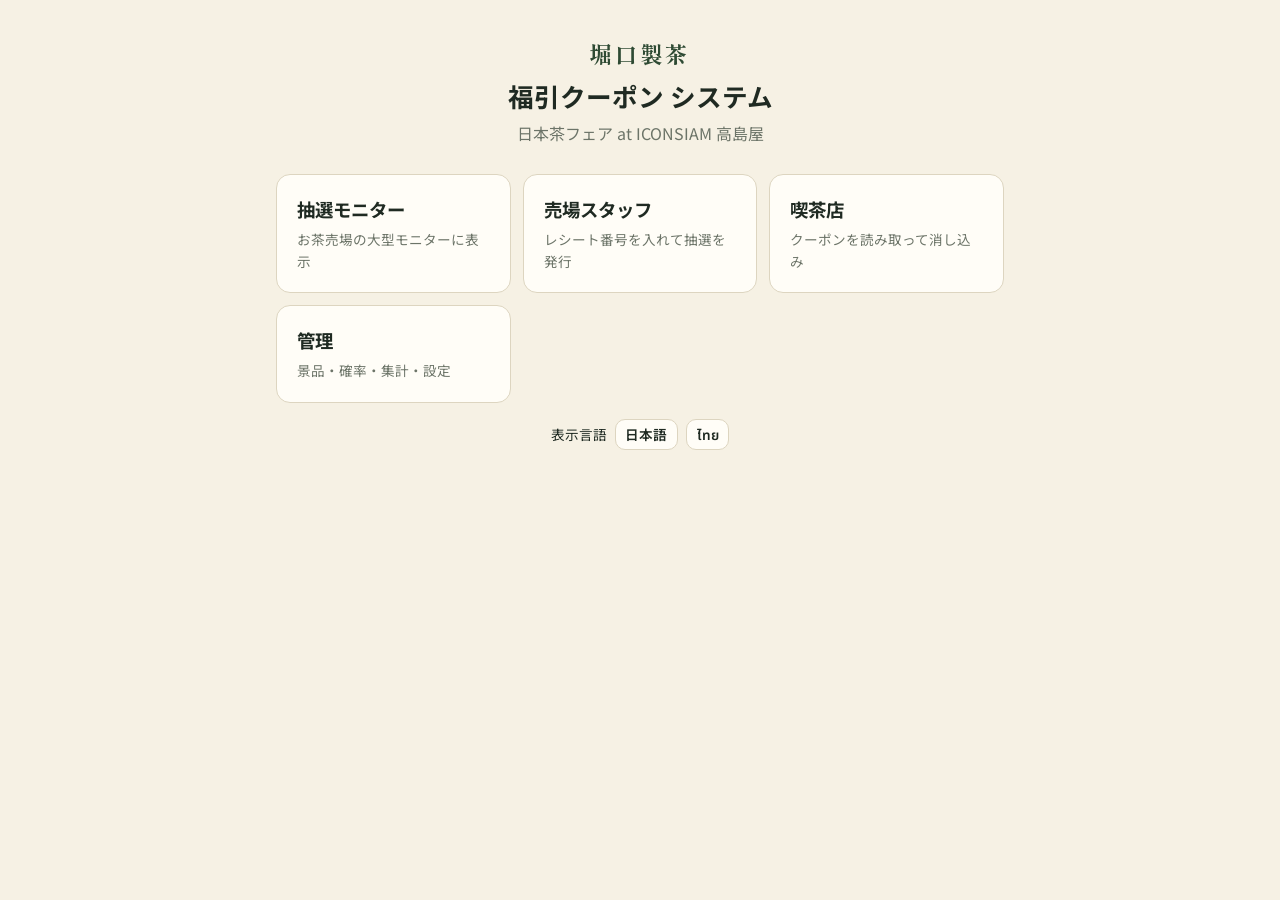
<file: index.html>
<!doctype html>
<html lang="ja">
<head>
<meta charset="utf-8">
<meta name="viewport" content="width=device-width, initial-scale=1">
<meta name="robots" content="noindex">
<title>福引クーポン</title>
<link rel="preconnect" href="https://fonts.googleapis.com">
<link rel="preconnect" href="https://fonts.gstatic.com" crossorigin>
<link href="https://fonts.googleapis.com/css2?family=Noto+Sans+JP:wght@400;600;800&family=Noto+Sans+Thai:wght@400;600;800&family=Shippori+Mincho:wght@700&display=swap" rel="stylesheet">
<link rel="stylesheet" href="assets/css/common.css?v=4">
<style>
  main { max-width: 760px; margin: 0 auto; padding: 24px 16px; display: grid; gap: 16px; }
  .hero { text-align: center; padding: 12px 0; }
  .hero .brand-mark { color: var(--green-700); font-size: 1.4rem; }
  .hero h1 { margin: 4px 0; font-size: 1.6rem; }
  .links { display: grid; grid-template-columns: repeat(auto-fit, minmax(200px, 1fr)); gap: 12px; }
  .links a { text-decoration: none; color: var(--ink); display: grid; gap: 4px; }
  .links a:hover { border-color: var(--green-500); }
  .links strong { font-size: 1.15rem; }
  .mock { background: #fff8dc; border-color: #ecd98d; }
  .mock h2 { margin: 0 0 6px; font-size: 1rem; }
  .mock p { margin: 0 0 10px; }
  .lang { display: flex; gap: 8px; align-items: center; justify-content: center; }
</style>
</head>
<body>
<main>
  <div class="hero">
    <div class="brand-mark" data-i18n="brand"></div>
    <h1 data-i18n="idx_title"></h1>
    <div class="muted" data-i18n="event_name"></div>
  </div>

  <div class="card mock hidden" id="mock">
    <h2 data-i18n="idx_mock_title"></h2>
    <p data-i18n="idx_mock_body"></p>
    <p class="small mono" id="mock-pins"></p>
    <button class="btn btn-sm" id="mock-reset" data-i18n="idx_mock_reset"></button>
  </div>

  <nav class="links">
    <a class="card" data-href="monitor.html" target="_blank"><strong data-i18n="idx_monitor"></strong><span class="muted small" data-i18n="idx_monitor_d"></span></a>
    <a class="card" data-href="staff.html" target="_blank"><strong data-i18n="idx_staff"></strong><span class="muted small" data-i18n="idx_staff_d"></span></a>
    <a class="card" data-href="cafe.html" target="_blank"><strong data-i18n="idx_cafe"></strong><span class="muted small" data-i18n="idx_cafe_d"></span></a>
    <a class="card" data-href="admin.html" target="_blank"><strong data-i18n="idx_admin"></strong><span class="muted small" data-i18n="idx_admin_d"></span></a>
  </nav>

  <div class="lang small">
    <span data-i18n="idx_lang"></span>
    <a class="btn btn-sm" href="?lang=ja">日本語</a>
    <a class="btn btn-sm" href="?lang=th">ไทย</a>
  </div>
</main>

<script src="assets/js/config.js?v=4"></script>
<script src="assets/lang/ja.js?v=4"></script>
<script src="assets/lang/th.js?v=4"></script>
<script src="assets/js/i18n.js?v=4"></script>
<script src="assets/js/mock.js?v=4"></script>
<script src="assets/js/api.js?v=4"></script>
<script src="assets/js/ui.js?v=4"></script>
<script>
  I18N.apply();
  // 言語・試用モードの指定を各画面に引き継ぐ
  const keep = new URLSearchParams();
  const cur = new URLSearchParams(location.search);
  ['lang', 'backend'].forEach((k) => { if (cur.get(k)) keep.set(k, cur.get(k)); });
  document.querySelectorAll('a[data-href]').forEach((a) => { a.href = a.dataset.href + (keep.toString() ? '?' + keep : ''); });
  if (API.mode === 'mock') {
    document.getElementById('mock').classList.remove('hidden');
    const P = MockBackend.PINS;
    document.getElementById('mock-pins').textContent = `PIN — staff: ${P.staff} / cafe: ${P.cafe} / admin: ${P.admin}`;
    document.getElementById('mock-reset').addEventListener('click', () => {
      MockBackend.reset();
      ['staff', 'cafe', 'admin'].forEach(UI.forgetPin);
      location.reload();
    });
  }
</script>
</body>
</html>
</file>
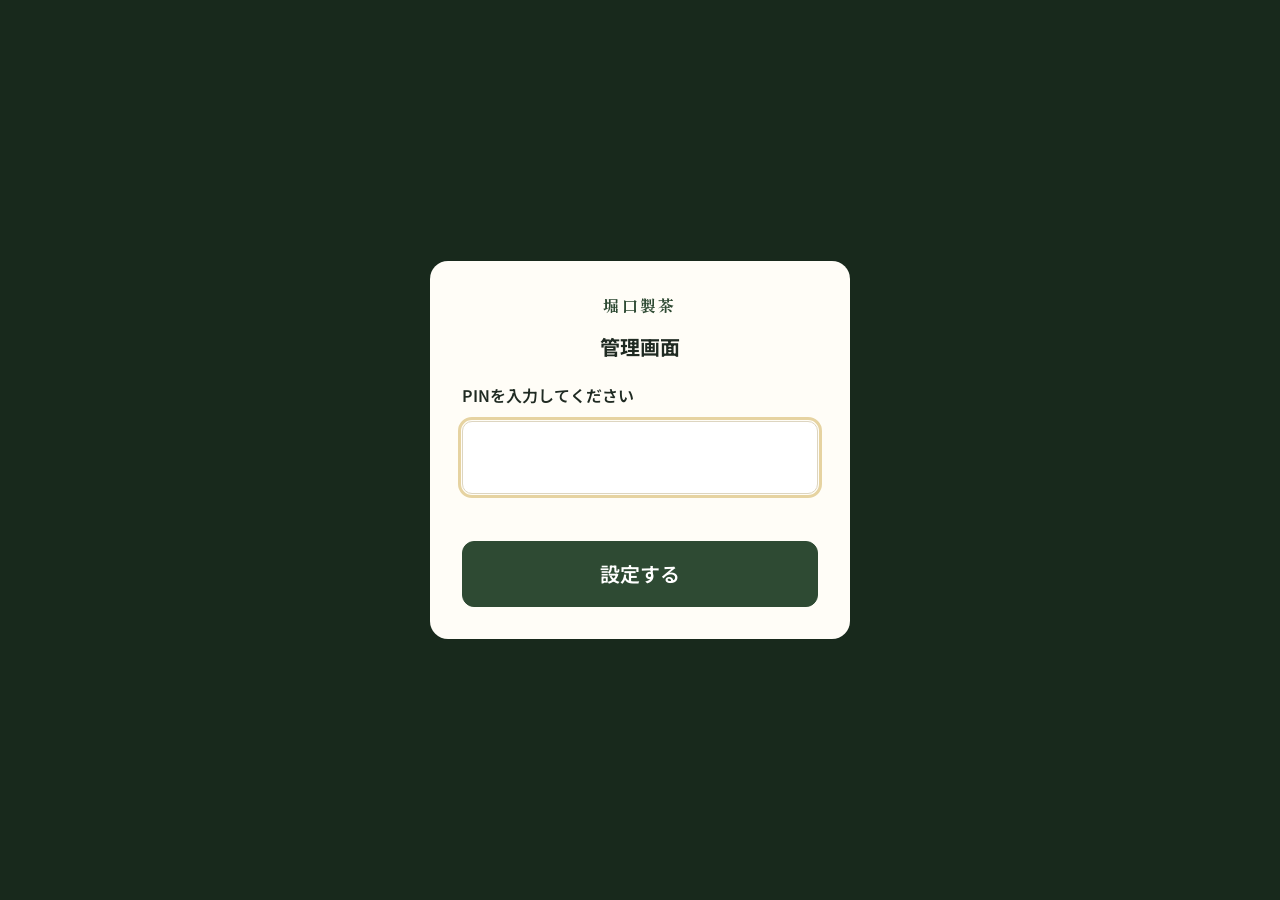
<file: admin.html>
<!doctype html>
<html lang="ja">
<head>
<meta charset="utf-8">
<meta name="viewport" content="width=device-width, initial-scale=1">
<meta name="robots" content="noindex">
<title>管理画面</title>
<link rel="preconnect" href="https://fonts.googleapis.com">
<link rel="preconnect" href="https://fonts.gstatic.com" crossorigin>
<link href="https://fonts.googleapis.com/css2?family=Noto+Sans+JP:wght@400;600;800&family=Noto+Sans+Thai:wght@400;600;800&family=Shippori+Mincho:wght@700&display=swap" rel="stylesheet">
<link rel="stylesheet" href="assets/css/common.css?v=4">
<style>
  main { max-width: 1180px; margin: 0 auto; padding: 16px; display: grid; gap: 16px; }
  .tabs { display: flex; gap: 6px; flex-wrap: wrap; }
  .tabs button { border: 1px solid var(--line); background: var(--paper); border-radius: 999px; padding: 0.45em 1.1em; font-weight: 600; cursor: pointer; }
  .tabs button[aria-selected=true] { background: var(--green-700); color: #fff; border-color: var(--green-700); }
  .kpis { display: grid; grid-template-columns: repeat(auto-fit, minmax(220px, 1fr)); gap: 12px; }
  .kpi .label { color: var(--muted); font-size: 0.85rem; font-weight: 600; }
  .kpi .value { font-size: 2.2rem; font-weight: 800; font-variant-numeric: tabular-nums; line-height: 1.2; }
  .kpi .sub { color: var(--muted); font-size: 0.9rem; }
  .table-wrap { overflow-x: auto; }
  h2 { font-size: 1.05rem; margin: 0 0 10px; display: flex; justify-content: space-between; align-items: center; gap: 8px; }
  .prize-cards { display: grid; gap: 12px; }
  .prize-card { display: grid; grid-template-columns: repeat(12, 1fr); gap: 10px 12px; align-items: end; }
  .prize-card label { display: grid; gap: 3px; font-size: 0.8rem; color: var(--muted); font-weight: 600; }
  .prize-card label > input, .prize-card label > select { color: var(--ink); font-weight: 400; }
  .span-1 { grid-column: span 1; } .span-2 { grid-column: span 2; } .span-3 { grid-column: span 3; } .span-4 { grid-column: span 4; } .span-6 { grid-column: span 6; }
  @media (max-width: 860px) { .prize-card > * { grid-column: span 6 !important; } }
  @media (max-width: 520px) { .prize-card > * { grid-column: span 12 !important; } }
  .prize-card input[type=color] { width: 100%; height: 2.6em; padding: 2px; border: 1px solid var(--line); border-radius: 10px; background: #fff; }
  .check { display: flex !important; align-items: center; gap: 6px; padding-bottom: 0.6em; }
  .check input { width: 1.2em; height: 1.2em; }
  .stat-line { grid-column: 1 / -1; font-size: 0.85rem; color: var(--muted); display: flex; gap: 14px; flex-wrap: wrap; align-items: center; }
  .stat-line .btn { margin-left: auto; }
  .search { display: flex; gap: 8px; margin-bottom: 10px; flex-wrap: wrap; }
  .search input { flex: 1 1 220px; width: auto; }
  .settings-grid { display: grid; gap: 14px; max-width: 520px; }
  .settings-grid label { display: grid; gap: 4px; font-weight: 600; }
  .settings-grid .help { font-weight: 400; color: var(--muted); font-size: 0.85rem; }
  .bar { height: 8px; border-radius: 4px; background: #ebe5d4; overflow: hidden; min-width: 80px; }
  .bar > span { display: block; height: 100%; background: var(--green-500); }
</style>
</head>
<body>
<header class="topbar">
  <div><span class="brand-mark" data-i18n="brand"></span> <h1 style="display:inline" data-i18n="adm_title"></h1></div>
  <button class="btn btn-sm" id="reset" data-i18n="pin_reset"></button>
</header>
<main>
  <nav class="tabs" role="tablist">
    <button role="tab" data-tab="overview" aria-selected="true" data-i18n="adm_tab_overview"></button>
    <button role="tab" data-tab="prizes" data-i18n="adm_tab_prizes"></button>
    <button role="tab" data-tab="coupons" data-i18n="adm_tab_coupons"></button>
    <button role="tab" data-tab="settings" data-i18n="adm_tab_settings"></button>
  </nav>

  <section data-panel="overview">
    <div class="kpis" id="kpis"></div>
    <div class="card" style="margin-top:16px">
      <h2><span data-i18n="adm_by_prize"></span><button class="btn btn-sm" id="refresh" data-i18n="adm_refresh"></button></h2>
      <div class="table-wrap"><table id="prize-table"></table></div>
    </div>
  </section>

  <section data-panel="prizes" class="hidden">
    <div class="prize-cards" id="prize-cards"></div>
    <div style="margin-top:12px"><button class="btn" id="add-prize" data-i18n="adm_add_prize"></button></div>
    <p class="muted small"><span data-i18n="adm_weight_help"></span> ／ <span data-i18n="adm_stock_help"></span></p>
  </section>

  <section data-panel="coupons" class="hidden card">
    <form class="search" id="search-form">
      <input type="text" id="search" data-i18n-ph="adm_search_ph">
      <button class="btn btn-primary" type="submit" data-i18n="adm_search"></button>
      <button class="btn" type="button" id="csv" data-i18n="adm_csv"></button>
    </form>
    <div class="table-wrap"><table id="coupon-table"></table></div>
  </section>

  <section data-panel="settings" class="hidden">
    <form class="card settings-grid" id="settings-form">
      <label><span data-i18n="adm_valid_days"></span>
        <input type="number" id="valid-days" min="0" max="365" required>
        <span class="help" data-i18n="adm_valid_days_help"></span></label>
      <label><span data-i18n="adm_event_end"></span>
        <input type="date" id="event-end">
        <span class="help" data-i18n="adm_event_end_help"></span></label>
      <div><button class="btn btn-primary" type="submit" data-i18n="adm_save"></button></div>
    </form>
    <form class="card settings-grid" id="pin-form" style="margin-top:16px" autocomplete="off">
      <h2 data-i18n="adm_pin_change"></h2>
      <label><span data-i18n="adm_pin_role"></span>
        <select id="pin-role">
          <option value="staff" data-i18n="adm_role_staff"></option>
          <option value="cafe" data-i18n="adm_role_cafe"></option>
          <option value="admin" data-i18n="adm_role_admin"></option>
        </select></label>
      <label><span data-i18n="adm_pin_new"></span>
        <input type="password" id="pin-new" inputmode="numeric" pattern="[0-9]{6,12}" required></label>
      <div><button class="btn btn-primary" type="submit" data-i18n="adm_save"></button></div>
    </form>
  </section>
</main>

<script src="assets/js/config.js?v=4"></script>
<script src="assets/lang/ja.js?v=4"></script>
<script src="assets/lang/th.js?v=4"></script>
<script src="assets/js/i18n.js?v=4"></script>
<script src="assets/js/mock.js?v=4"></script>
<script src="assets/js/api.js?v=4"></script>
<script src="assets/js/ui.js?v=4"></script>
<script>
(() => {
  const { t, field, fmtDate, errMsg } = I18N;
  const $ = (id) => document.getElementById(id);
  const esc = UI.esc;
  let pin, overview, coupons = [];

  I18N.apply();
  UI.mockBadge();
  $('reset').addEventListener('click', () => UI.resetDevice('admin'));

  async function call(fn, args) {
    const res = await API.call(fn, Object.assign({ p_pin: pin }, args || {}));
    if (UI.isAuthError(res)) UI.resetDevice('admin');
    return res;
  }

  // ---- タブ
  document.querySelector('.tabs').addEventListener('click', (e) => {
    const b = e.target.closest('button[data-tab]');
    if (!b) return;
    document.querySelectorAll('.tabs button').forEach((x) => x.setAttribute('aria-selected', x === b));
    document.querySelectorAll('[data-panel]').forEach((p) => p.classList.toggle('hidden', p.dataset.panel !== b.dataset.tab));
    if (b.dataset.tab === 'coupons') loadCoupons();
    if (b.dataset.tab === 'prizes') renderPrizeCards();
  });

  const pct = (a, b) => (b ? Math.round((a / b) * 1000) / 10 : 0);

  // ---- 概要
  async function loadOverview() {
    const res = await call('admin_overview');
    if (!res.ok) { UI.toast(errMsg(res.error), 'error'); return; }
    overview = res;
    const T = res.totals;
    $('kpis').innerHTML = [
      [t('adm_draws'), T.draws, t('adm_today', { n: T.draws_today })],
      [t('adm_redeemed'), T.redeemed, t('adm_today', { n: T.redeemed_today })],
      [t('adm_rate'), pct(T.redeemed, T.draws) + '%', t('adm_today', { n: pct(T.redeemed_today, T.draws_today) + '%' })],
    ].map(([l, v, s]) => `<div class="card kpi"><div class="label">${esc(l)}</div><div class="value">${esc(v)}</div><div class="sub">${esc(s)}</div></div>`).join('');

    const pool = res.prizes.filter((p) => p.active && p.weight > 0 && (p.stock == null || p.issued < p.stock));
    const totalW = pool.reduce((n, p) => n + p.weight, 0);
    $('prize-table').innerHTML = `<thead><tr>
        <th>${esc(t('adm_col_rank'))}</th><th>${esc(t('adm_col_name'))}</th><th class="num">${esc(t('adm_col_prob'))}</th>
        <th class="num">${esc(t('adm_col_issued'))} / ${esc(t('adm_col_stock'))}</th><th class="num">${esc(t('adm_col_redeemed'))}</th>
        <th>${esc(t('adm_col_rate'))}</th></tr></thead><tbody>` +
      res.prizes.map((p) => {
        const inPool = pool.includes(p);
        const rate = pct(p.redeemed, p.issued);
        return `<tr${p.active ? '' : ' class="muted"'}>
          <td><span class="rank-ball" style="background:${esc(p.color)};color:${UI.inkFor(p.color)}">${p.rank}</span></td>
          <td>${esc(field(p, 'name'))}</td>
          <td class="num">${inPool ? pct(p.weight, totalW) + '%' : '—'}</td>
          <td class="num">${p.issued} / ${p.stock == null ? esc(t('adm_unlimited')) : p.stock}</td>
          <td class="num">${p.redeemed}</td>
          <td><div style="display:flex;gap:8px;align-items:center"><div class="bar"><span style="width:${rate}%"></span></div>${rate}%</div></td></tr>`;
      }).join('') + '</tbody>';
    fillSettings();
  }
  $('refresh').addEventListener('click', loadOverview);

  // ---- 景品設定
  function prizeCard(p) {
    const id = p.id || '';
    return `<form class="card prize-card" data-id="${id}">
      <label class="span-1">${esc(t('adm_col_rank'))}<input type="number" name="rank" min="1" value="${esc(p.rank ?? '')}" required></label>
      <label class="span-4">${esc(t('adm_name_ja'))}<input type="text" name="name_ja" value="${esc(p.name_ja || '')}" required></label>
      <label class="span-4">${esc(t('adm_name_th'))}<input type="text" name="name_th" value="${esc(p.name_th || '')}"></label>
      <label class="span-2">${esc(t('adm_col_color'))}<input type="color" name="color" value="${esc(p.color || '#ffffff')}"></label>
      <label class="span-1 check"><input type="checkbox" name="active" ${p.active !== false ? 'checked' : ''}>${esc(t('adm_col_active'))}</label>
      <label class="span-4">${esc(t('adm_note_ja'))}<input type="text" name="note_ja" value="${esc(p.note_ja || '')}"></label>
      <label class="span-4">${esc(t('adm_note_th'))}<input type="text" name="note_th" value="${esc(p.note_th || '')}"></label>
      <label class="span-2">${esc(t('adm_col_weight'))}<input type="number" name="weight" min="0" value="${esc(p.weight ?? 10)}" required></label>
      <label class="span-2">${esc(t('adm_col_stock'))}<input type="number" name="stock" min="0" value="${esc(p.stock ?? '')}" placeholder="${esc(t('adm_unlimited'))}"></label>
      <div class="stat-line">
        ${id ? `<span>${esc(t('adm_col_issued'))}: <b>${p.issued}</b></span><span>${esc(t('adm_col_redeemed'))}: <b>${p.redeemed}</b></span>` : `<b>${esc(t('adm_new_prize'))}</b>`}
        <button class="btn btn-primary" type="submit">${esc(t('adm_save'))}</button>
      </div>
    </form>`;
  }
  function renderPrizeCards() {
    if (!overview) return;
    $('prize-cards').innerHTML = overview.prizes.map(prizeCard).join('');
  }
  $('add-prize').addEventListener('click', () => {
    const next = overview ? Math.max(0, ...overview.prizes.map((p) => p.rank)) + 1 : 1;
    $('prize-cards').insertAdjacentHTML('beforeend', prizeCard({ rank: next, weight: 10, active: true }));
    $('prize-cards').lastElementChild.querySelector('[name=name_ja]').focus();
  });
  $('prize-cards').addEventListener('submit', async (e) => {
    e.preventDefault();
    const f = e.target;
    const v = (n) => f.elements[n].value;
    const res = await call('admin_save_prize', { p_prize: {
      id: f.dataset.id ? Number(f.dataset.id) : null,
      rank: Number(v('rank')), name_ja: v('name_ja').trim(), name_th: v('name_th').trim(),
      note_ja: v('note_ja').trim(), note_th: v('note_th').trim(), color: v('color'),
      weight: Number(v('weight')), stock: v('stock') === '' ? null : Number(v('stock')), active: f.elements.active.checked,
    } });
    if (!res.ok) { UI.toast(errMsg(res.error), 'error'); return; }
    UI.toast(t('adm_saved'), 'ok');
    await loadOverview();
    renderPrizeCards();
  });

  // ---- クーポン一覧
  async function loadCoupons() {
    const res = await call('admin_coupons', { p_search: $('search').value.trim(), p_limit: 5000 });
    if (!res.ok) { UI.toast(errMsg(res.error), 'error'); return; }
    coupons = res.coupons;
    $('coupon-table').innerHTML = `<thead><tr>
        <th>${esc(t('adm_col_issued_at'))}</th><th>${esc(t('adm_col_receipt'))}</th><th>${esc(t('adm_col_code'))}</th>
        <th>${esc(t('adm_col_name'))}</th><th>${esc(t('adm_col_expires'))}</th><th>${esc(t('adm_col_status'))}</th>
        <th>${esc(t('adm_col_redeemed_at'))}</th><th></th></tr></thead><tbody>` +
      coupons.map((c) => `<tr>
        <td>${esc(fmtDate(c.issued_at))}</td><td class="mono">${esc(c.receipt_no)}</td><td class="mono">${esc(c.code)}</td>
        <td>${esc(UI.rankLabel(c.prize.rank))} ${esc(field(c.prize, 'name'))}</td><td>${esc(I18N.fmtExpiry(c.expires_at))}</td>
        <td><span class="pill pill-${c.status}">${esc(t('status_' + c.status))}</span></td>
        <td>${esc(fmtDate(c.redeemed_at))}</td>
        <td>${c.status === 'void' ? `<button class="btn btn-sm" data-void="0" data-id="${c.id}">${esc(t('adm_unvoid'))}</button>`
             : c.status === 'valid' ? `<button class="btn btn-sm" data-void="1" data-id="${c.id}">${esc(t('adm_void'))}</button>` : ''}</td>
      </tr>`).join('') + '</tbody>';
  }
  $('search-form').addEventListener('submit', (e) => { e.preventDefault(); loadCoupons(); });
  $('coupon-table').addEventListener('click', async (e) => {
    const b = e.target.closest('button[data-void]');
    if (!b) return;
    const doVoid = b.dataset.void === '1';
    if (doVoid && !confirm(t('adm_void_confirm'))) return;
    const res = await call('admin_void', { p_id: b.dataset.id, p_void: doVoid });
    if (!res.ok) UI.toast(errMsg(res.error), 'error');
    loadCoupons(); loadOverview();
  });
  $('csv').addEventListener('click', () => {
    const head = ['issued_at', 'receipt_no', 'code', 'rank', 'prize', 'expires_at', 'status', 'redeemed_at'];
    const rows = coupons.map((c) => [c.issued_at, c.receipt_no, c.code, c.prize.rank, c.prize.name_ja, c.expires_at, c.status, c.redeemed_at || '']);
    const csv = [head, ...rows].map((r) => r.map((x) => `"${String(x ?? '').replace(/"/g, '""')}"`).join(',')).join('\r\n');
    const a = document.createElement('a');
    a.href = URL.createObjectURL(new Blob(['﻿' + csv], { type: 'text/csv' }));
    a.download = `coupons_${new Date().toISOString().slice(0, 10)}.csv`;
    a.click();
    URL.revokeObjectURL(a.href);
  });

  // ---- 設定
  function fillSettings() {
    if (document.activeElement && document.activeElement.closest('#settings-form')) return;
    $('valid-days').value = overview.settings.valid_days;
    $('event-end').value = overview.settings.event_end || '';
  }
  $('settings-form').addEventListener('submit', async (e) => {
    e.preventDefault();
    const res = await call('admin_save_settings', { p_valid_days: Number($('valid-days').value), p_event_end: $('event-end').value || null });
    UI.toast(res.ok ? t('adm_saved') : errMsg(res.error), res.ok ? 'ok' : 'error');
    loadOverview();
  });
  $('pin-form').addEventListener('submit', async (e) => {
    e.preventDefault();
    const role = $('pin-role').value, np = $('pin-new').value;
    const res = await call('admin_set_pin', { p_role: role, p_new: np });
    if (!res.ok) { UI.toast(errMsg(res.error), 'error'); return; }
    UI.toast(t('adm_pin_changed'), 'ok');
    $('pin-new').value = '';
    if (role === 'admin') { pin = np; localStorage.setItem('hs_pin_admin', np); }
  });

  UI.requirePin('admin').then((p) => {
    pin = p;
    loadOverview();
    setInterval(() => { if (!document.querySelector('[data-panel=overview]').classList.contains('hidden')) loadOverview(); }, 15000);
  });
})();
</script>
</body>
</html>
</file>
<file: assets/css/common.css>
/* 堀口製茶 福引クーポン 共通スタイル */
:root {
  --green-900: #18291c;
  --green-800: #213826;
  --green-700: #2e4a33;
  --green-500: #5d7f46;
  --matcha: #8aa65c;
  --cream: #f6f1e4;
  --paper: #fffdf7;
  --gold: #c19a3f;
  --gold-soft: #e6d3a1;
  --ink: #1f2a22;
  --muted: #6c7468;
  --line: #ddd5c0;
  --ok: #2f7d3e;
  --ok-bg: #e5f2df;
  --ng: #b23a2b;
  --ng-bg: #f8e3df;
  --warn: #a8741a;
  --radius: 14px;
  --font: "Noto Sans JP", "Noto Sans Thai", system-ui, sans-serif;
  --font-serif: "Shippori Mincho", "Noto Serif JP", "Noto Sans Thai", serif;
}

* { box-sizing: border-box; }
html, body { margin: 0; }
body {
  font-family: var(--font);
  color: var(--ink);
  background: var(--cream);
  line-height: 1.6;
  -webkit-font-smoothing: antialiased;
}
button, input, select, textarea { font: inherit; color: inherit; }
.muted { color: var(--muted); }
.small { font-size: 0.85rem; }
.hidden { display: none !important; }

/* ボタン */
.btn {
  display: inline-flex; align-items: center; justify-content: center; gap: 0.4em;
  border: 1px solid var(--line); background: var(--paper);
  border-radius: 10px; padding: 0.55em 1.1em; cursor: pointer;
  font-weight: 600; text-decoration: none; color: var(--ink);
  transition: transform 0.08s, background 0.15s;
}
.btn:active { transform: scale(0.98); }
.btn:disabled { opacity: 0.5; cursor: not-allowed; }
.btn-primary { background: var(--green-700); border-color: var(--green-700); color: #fff; }
.btn-primary:hover { background: var(--green-800); }
.btn-gold { background: var(--gold); border-color: var(--gold); color: #fff; }
.btn-danger { background: var(--ng); border-color: var(--ng); color: #fff; }
.btn-lg { font-size: 1.25rem; padding: 0.8em 1.4em; border-radius: 12px; }
.btn-sm { font-size: 0.85rem; padding: 0.3em 0.7em; }

input[type=text], input[type=password], input[type=number], input[type=date], select, textarea {
  width: 100%; padding: 0.6em 0.8em; border: 1px solid var(--line);
  border-radius: 10px; background: #fff;
}
input:focus, select:focus, textarea:focus, .btn:focus-visible { outline: 3px solid var(--gold-soft); outline-offset: 1px; }

.card { background: var(--paper); border: 1px solid var(--line); border-radius: var(--radius); padding: 1.25rem; }

/* 画面上部のバー（スタッフ・喫茶店・管理） */
.topbar {
  display: flex; align-items: center; justify-content: space-between; gap: 1rem;
  padding: 0.75rem 1rem; background: var(--green-800); color: #fff;
}
.topbar h1 { font-size: 1.1rem; margin: 0; font-weight: 700; }
.topbar .brand-mark { color: var(--gold-soft); }
.topbar .btn { background: transparent; color: #fff; border-color: rgba(255,255,255,0.35); }
.brand-mark { font-family: var(--font-serif); font-weight: 700; letter-spacing: 0.15em; }

/* 状態ラベル */
.pill { display: inline-block; padding: 0.1em 0.65em; border-radius: 999px; font-size: 0.8rem; font-weight: 700; white-space: nowrap; }
.pill-valid, .pill-shown { background: var(--ok-bg); color: var(--ok); }
.pill-used { background: #e7e4dc; color: #555; }
.pill-expired, .pill-void { background: var(--ng-bg); color: var(--ng); }
.pill-queued { background: #fbefd6; color: var(--warn); }

.rank-ball {
  display: inline-grid; place-items: center; width: 2em; height: 2em; border-radius: 50%;
  font-weight: 800; font-size: 0.85em; flex: none;
  box-shadow: inset -3px -4px 6px rgba(0,0,0,0.18), inset 3px 3px 5px rgba(255,255,255,0.5);
  border: 1px solid rgba(0,0,0,0.12);
}

.qr { display: block; width: 100%; height: auto; background: #fff; }

/* PIN 入力 */
.pin-overlay {
  position: fixed; inset: 0; z-index: 100; display: grid; place-items: center; padding: 16px;
  background: var(--green-900);
}
.pin-card {
  width: min(420px, 100%); background: var(--paper); color: var(--ink); border-radius: 18px; padding: 2rem;
  display: grid; gap: 0.75rem; text-align: center;
}
.pin-card h1 { font-size: 1.25rem; margin: 0 0 0.5rem; }
.pin-card label { font-weight: 600; text-align: left; }
.pin-card input { font-size: 1.6rem; text-align: center; letter-spacing: 0.3em; }
.pin-card .brand-mark { color: var(--green-700); }
.pin-error { color: var(--ng); min-height: 1.4em; margin: 0; font-weight: 600; }

/* トースト */
.toast {
  position: fixed; left: 50%; bottom: 24px; transform: translate(-50%, 20px); z-index: 200;
  background: var(--ink); color: #fff; padding: 0.8em 1.3em; border-radius: 12px; font-weight: 600;
  opacity: 0; pointer-events: none; transition: 0.25s; max-width: calc(100% - 32px); text-align: center;
}
.toast.show { opacity: 1; transform: translate(-50%, 0); }
.toast[data-type=error] { background: var(--ng); }
.toast[data-type=ok] { background: var(--ok); }

/* モーダル */
.modal { position: fixed; inset: 0; z-index: 150; display: grid; place-items: center; padding: 16px; background: rgba(15,25,18,0.6); }
.modal-card { background: var(--paper); border-radius: 18px; padding: 1.5rem; width: min(440px, 100%); max-height: 90vh; overflow: auto; }

.mock-badge {
  position: fixed; right: 8px; bottom: 8px; z-index: 300; background: #fff3c4; color: #6b4e00;
  border: 1px solid #e8cf73; font-size: 12px; padding: 4px 10px; border-radius: 999px; pointer-events: none;
}

table { border-collapse: collapse; width: 100%; }
th, td { text-align: left; padding: 0.55em 0.6em; border-bottom: 1px solid var(--line); vertical-align: middle; }
th { font-size: 0.8rem; color: var(--muted); font-weight: 600; white-space: nowrap; }
.num { text-align: right; font-variant-numeric: tabular-nums; }
.mono { font-family: ui-monospace, "SFMono-Regular", Consolas, monospace; letter-spacing: 0.08em; }
</file>
